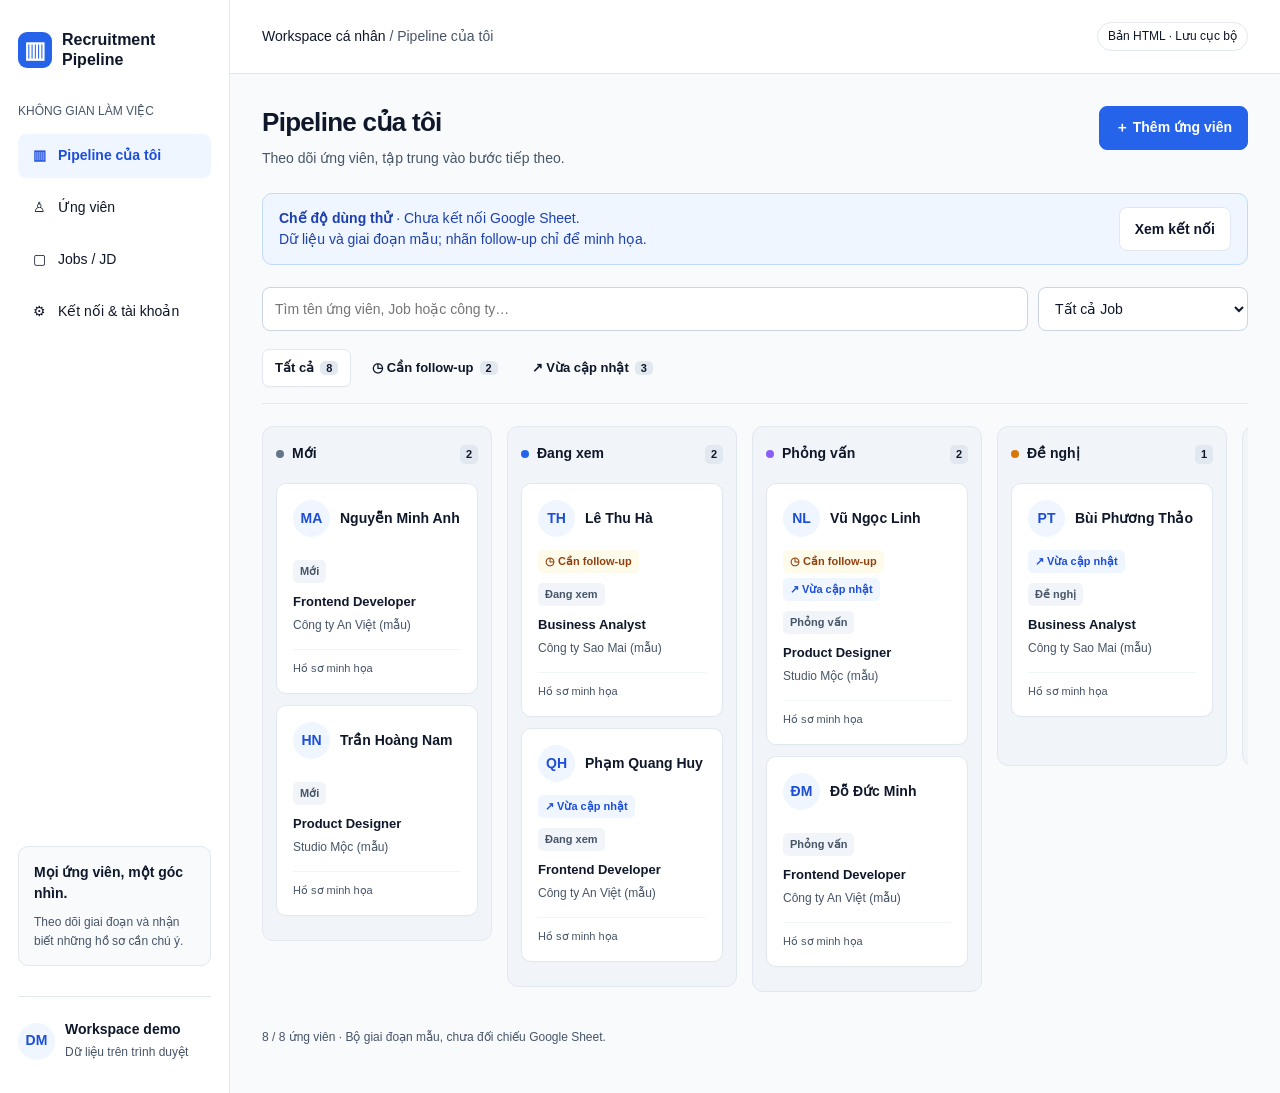
<file: work/index-local-backup.html>
<!doctype html>
<html lang="vi"><head><meta charset="UTF-8"><meta name="viewport" content="width=device-width,initial-scale=1"><title>Recruitment Pipeline</title><link rel="icon" href="data:image/svg+xml,%3Csvg xmlns='http://www.w3.org/2000/svg' viewBox='0 0 32 32'%3E%3Crect width='32' height='32' rx='8' fill='%232563eb'/%3E%3Cpath d='M8 9h4v14H8zm6 0h4v10h-4zm6 0h4v6h-4z' fill='white'/%3E%3C/svg%3E"><style>
:root{--blue:#2563eb;--text:#0f172a;--muted:#475569;--line:#e2e8f0;--bg:#f8fafc}*{box-sizing:border-box}body{margin:0;font:14px/1.55 'Segoe UI',Arial,sans-serif;color:var(--text);background:var(--bg)}button,input,select{font:inherit}button,a,input,select{touch-action:manipulation}button{cursor:pointer;min-height:44px;border:1px solid var(--line);background:#fff;border-radius:8px;padding:10px 15px;color:var(--text);font-weight:600}button:hover{background:#f1f5f9}button:disabled{opacity:.6;cursor:wait}.primary{background:var(--blue);color:#fff;border-color:var(--blue)}.primary:hover{background:#1d4ed8}button:focus-visible,a:focus-visible,input:focus-visible,select:focus-visible{outline:3px solid #93c5fd;outline-offset:3px}a{color:var(--blue)}h1{font-size:26px;line-height:1.3;margin:0 0 8px;letter-spacing:-.7px}h2{font-size:19px;margin:0 0 16px}h3{font-size:15px;margin:0}p{margin:0 0 14px}.muted,small{color:var(--muted)}small{font-size:12px}.shell{display:grid;grid-template-columns:230px minmax(0,1fr);min-height:100vh}aside{min-width:0;background:#fff;border-right:1px solid var(--line);padding:30px 18px;display:flex;flex-direction:column;gap:30px}.brand{display:flex;align-items:center;gap:10px;font-size:16px;font-weight:750;line-height:1.25}.mark{width:34px;height:36px;background:var(--blue);color:#fff;display:grid;place-items:center;border-radius:9px;font-size:23px}.nav{display:grid;gap:8px}.nav button{text-align:left;border:0;background:none;font-weight:500}.nav button.active{color:#1d4ed8;background:#eff6ff;font-weight:650}.nav button span{display:inline-block;width:25px}.side-note{margin-top:auto;padding:15px;background:var(--bg);border:1px solid var(--line);border-radius:10px}.profile{display:flex;gap:10px;align-items:center;border-top:1px solid var(--line);padding-top:22px}.avatar{display:grid;place-items:center;flex-shrink:0;width:37px;height:37px;border-radius:50%;background:#eff6ff;color:#1d4ed8;font-weight:650}main{min-width:0}.topbar{height:74px;background:#fff;border-bottom:1px solid var(--line);padding:0 32px;display:flex;align-items:center;justify-content:space-between;gap:10px}.local{font-size:12px;padding:4px 10px;border:1px solid var(--line);border-radius:30px}.content{padding:32px}.heading{display:flex;justify-content:space-between;align-items:flex-start;gap:16px;margin-bottom:24px}.heading p{color:var(--muted);margin:0}.notice{display:flex;align-items:center;justify-content:space-between;gap:16px;border:1px solid #bfdbfe;background:#eff6ff;border-radius:10px;padding:13px 16px;margin-bottom:22px;color:#1e40af}.notice p{margin:0}.toolbar{display:flex;gap:10px;margin-bottom:18px;flex-wrap:wrap}input,select{width:100%;min-height:44px;border:1px solid #cbd5e1;border-radius:8px;background:white;padding:10px 12px;color:var(--text)}.search{flex:1;min-width:190px}.toolbar select{width:210px}.tabs{display:flex;gap:8px;flex-wrap:wrap;border-bottom:1px solid var(--line);padding-bottom:16px;margin-bottom:22px}.tabs button{border-radius:7px;font-size:13px;min-height:38px;padding:7px 12px;background:transparent;border-color:transparent}.tabs button.active{background:#fff;border-color:var(--line);box-shadow:0 1px 2px #0f172a08}.count{padding:1px 6px;background:#e2e8f0;border-radius:5px;margin-left:6px;font-size:11px}.board{display:grid;grid-template-columns:repeat(6,minmax(230px,1fr));gap:15px;overflow-x:auto;padding-bottom:20px;min-height:420px}.column{background:#f1f5f9;border:1px solid var(--line);border-radius:11px;padding:13px;align-self:start;min-height:340px}.column-title{display:flex;align-items:center;gap:8px;margin:3px 0 18px;font-weight:650}.dot{width:8px;height:8px;border-radius:50%;background:var(--stage)}.column-title .count{margin-left:auto}.card{display:block;width:100%;text-align:left;margin-bottom:11px;border-radius:10px;padding:16px;font-weight:400;box-shadow:0 1px 2px #0f172a04}.card:hover{background:#fff;border-color:#93c5fd;box-shadow:0 3px 10px #0f172a08}.person{display:flex;align-items:center;gap:10px;margin-bottom:13px}.person b{font-size:14px;display:block}.signals{display:flex;gap:5px;flex-wrap:wrap;margin-bottom:10px}.badge{font-size:11px;font-weight:600;border-radius:5px;padding:3px 7px;display:inline-block}.amber{color:#92400e;background:#fffbeb}.blue{color:#1d4ed8;background:#eff6ff}.status{background:#f1f5f9;color:#475569}.card .job-name{font-size:13px;margin:9px 0 2px;font-weight:600}.card footer{font-size:11px;color:var(--muted);border-top:1px solid #f1f5f9;margin-top:13px;padding-top:10px}.empty{text-align:center;padding:40px 18px;border:1px dashed #cbd5e1;border-radius:10px;color:var(--muted);grid-column:1/-1}.empty p{margin:8px 0}.column .empty{font-size:12px;padding:28px 8px}.job-grid{display:grid;grid-template-columns:repeat(auto-fill,minmax(260px,1fr));gap:18px}.job-card{background:#fff;border:1px solid var(--line);border-radius:12px;padding:23px}.job-card h2{margin:12px 0 8px}.job-card footer{display:flex;justify-content:space-between;align-items:center;margin-top:23px;padding-top:15px;border-top:1px solid var(--line)}.table-wrap{overflow:auto;border:1px solid var(--line);border-radius:10px;background:white}table{border-collapse:collapse;width:100%;min-width:720px;text-align:left}th{background:#f1f5f9;font-size:12px;color:var(--muted);font-weight:600}th,td{padding:14px 17px;border-bottom:1px solid var(--line)}td button{border:0;padding:0;color:#1d4ed8;background:transparent;text-align:left}.panel{max-width:760px;background:white;border:1px solid var(--line);border-radius:12px;padding:25px}.panel li{margin-bottom:10px}dialog{border:1px solid var(--line);border-radius:14px;padding:0;width:min(540px,calc(100% - 24px));max-height:90vh;box-shadow:0 20px 80px #0f172a24}dialog::backdrop{background:#0f172a60} .modal-head{display:flex;justify-content:space-between;align-items:center;padding:20px 24px;border-bottom:1px solid var(--line)}.modal-head h2{margin:0}.modal-head button{padding:5px 12px}.modal-body{padding:24px}.modal-body label{display:block;font-weight:600;margin:0 0 16px}.modal-body label input,.modal-body label select{margin-top:6px;font-weight:400}.actions{display:flex;justify-content:flex-end;gap:8px;margin-top:24px}.error{color:#b91c1c;margin-top:10px}.detail-row{margin:0 0 19px}.detail-row small{display:block;margin-bottom:4px}.toast{position:fixed;bottom:24px;left:50%;transform:translateX(-50%);background:#0f172a;color:white;padding:12px 20px;border-radius:9px;z-index:5;max-width:90vw}.toast:empty{display:none}[hidden]{display:none!important}.mobile-stage{display:none}.footnote{font-size:12px;color:var(--muted);margin-top:16px}.skip{position:fixed;top:-60px;left:12px;background:white;z-index:10;padding:10px}.skip:focus{top:10px}@media(min-width:1700px){.board{grid-template-columns:repeat(6,minmax(210px,1fr))}}@media(max-width:850px){.shell{grid-template-columns:1fr}aside{padding:15px 20px;border-right:0;border-bottom:1px solid var(--line);gap:16px}.brand br{display:none}.nav{display:flex;overflow:auto;gap:4px}.nav button{white-space:nowrap;padding:9px 11px}.side-note,.profile{display:none}.topbar{height:54px;padding:0 20px}.content{padding:24px 20px}.heading{align-items:center}h1{font-size:23px}}@media(max-width:560px){.content{padding:22px 16px}.heading{align-items:flex-start;flex-direction:column}.heading .primary{width:100%}.notice{align-items:flex-start;font-size:12px}.notice button{font-size:12px;flex-shrink:0;padding:8px}.toolbar select{width:100%}.tabs{gap:2px}.tabs button{font-size:12px;padding:7px 8px}.mobile-stage{display:block;margin-bottom:15px}.board{display:block;min-height:0;overflow:visible}.column{display:none;min-height:220px}.column.mobile-visible{display:block}.card{padding:17px}.topbar{font-size:12px}.nav button{font-size:12px}.nav button span{width:19px}.modal-body{padding:20px}.job-grid{grid-template-columns:1fr}}
</style></head><body><a class="skip" href="#main">Đến nội dung chính</a><div class="shell"><aside><div class="brand"><span class="mark" aria-hidden="true">▥</span><span>Recruitment<br> Pipeline</span></div><div><small>KHÔNG GIAN LÀM VIỆC</small><nav class="nav" aria-label="Điều hướng chính" style="margin-top:12px"><button data-view="pipeline"><span>▥</span>Pipeline của tôi</button><button data-view="candidates"><span>♙</span>Ứng viên</button><button data-view="jobs"><span>▢</span>Jobs / JD</button><button data-view="settings"><span>⚙</span>Kết nối & tài khoản</button></nav></div><div class="side-note"><b>Mọi ứng viên, một góc nhìn.</b><p class="muted" style="font-size:12px;margin:8px 0 0">Theo dõi giai đoạn và nhận biết những hồ sơ cần chú ý.</p></div><div class="profile"><span class="avatar">DM</span><div><b>Workspace demo</b><br><small>Dữ liệu trên trình duyệt</small></div></div></aside><main id="main" tabindex="-1"><header class="topbar"><span>Workspace cá nhân <span class="muted">/ <span id="crumb">Pipeline</span></span></span><span class="local">Bản HTML · Lưu cục bộ</span></header><div class="content"><div class="heading"><div><h1 id="title"></h1><p id="subtitle"></p></div><button class="primary" id="add">＋ Thêm ứng viên</button></div><div class="notice"><p><b>Chế độ dùng thử</b> · Chưa kết nối Google Sheet.<br><span>Dữ liệu và giai đoạn mẫu; nhãn follow-up chỉ để minh họa.</span></p><button id="connect">Xem kết nối</button></div><div id="filters"><div class="toolbar"><input class="search" id="search" type="search" aria-label="Tìm kiếm" placeholder="Tìm tên ứng viên, Job hoặc công ty…"><select id="job-filter" aria-label="Lọc theo Job"></select></div><div class="tabs" id="signal-tabs" aria-label="Lọc tín hiệu"></div><select id="mobile-stage" class="mobile-stage" aria-label="Chọn giai đoạn"></select></div><div id="surface"></div><p class="footnote" id="footnote"></p></div></main></div><dialog id="modal" aria-labelledby="modal-title"><div class="modal-head"><h2 id="modal-title"></h2><button id="close" aria-label="Đóng">✕</button></div><div class="modal-body" id="modal-body"></div></dialog><div class="toast" role="status" aria-live="polite"></div><script>
'use strict';
const $=s=>document.querySelector(s),esc=v=>String(v??'').replace(/[&<>"']/g,c=>({'&':'&amp;','<':'&lt;','>':'&gt;','"':'&quot;',"'":'&#39;'}[c]));
const stages=['Mới','Đang xem','Phỏng vấn','Đề nghị','Đã tuyển','Từ chối'],colors=['#64748b','#2563eb','#8b5cf6','#d97706','#15803d','#dc2626'],key='recruitment-pipeline-local-v1';
const seed={version:1,jobs:[{id:'j1',title:'Frontend Developer',company:'Công ty An Việt (mẫu)',url:''},{id:'j2',title:'Product Designer',company:'Studio Mộc (mẫu)',url:''},{id:'j3',title:'Business Analyst',company:'Công ty Sao Mai (mẫu)',url:''}],candidates:[['c1','Nguyễn Minh Anh','j1',0,false,false],['c2','Trần Hoàng Nam','j2',0,false,false],['c3','Lê Thu Hà','j3',1,true,false],['c4','Phạm Quang Huy','j1',1,false,true],['c5','Vũ Ngọc Linh','j2',2,true,true],['c6','Đỗ Đức Minh','j1',2,false,false],['c7','Bùi Phương Thảo','j3',3,false,true],['c8','Ngô Tuấn Anh','j1',4,false,false]].map(([id,name,jobId,stage,follow,updated])=>({id,name,jobId,stage,follow,updated,email:'',phone:'',sample:true,changedAt:null}))};
let data=structuredClone(seed),storageError='';
try{const raw=localStorage.getItem(key);if(raw){const d=JSON.parse(raw);if(d.version!==1||!Array.isArray(d.jobs)||!Array.isArray(d.candidates)||!d.jobs.every(j=>typeof j.id==='string'&&typeof j.title==='string')||!d.candidates.every(c=>typeof c.id==='string'&&typeof c.name==='string'&&Number.isInteger(c.stage)&&stages[c.stage]&&d.jobs.some(j=>j.id===c.jobId)))throw Error('invalid');data=d;}}catch{storageError='Không đọc được dữ liệu đã lưu. Đang hiển thị mẫu trong bộ nhớ; không ghi đè dữ liệu cũ.'}
let view='pipeline',signal='all',mobileStage=0,toastTimer,returnFocus=null;const jobOf=c=>data.jobs.find(j=>j.id===c.jobId);const initial=n=>n.trim().split(/\s+/).slice(-2).map(x=>x[0]).join('');
function notify(message){$('.toast').textContent=message;clearTimeout(toastTimer);toastTimer=setTimeout(()=>$('.toast').textContent='',4500)}
function commit(next){if(storageError)throw Error(storageError);localStorage.setItem(key,JSON.stringify(next));data=next}
function badges(c){return `${c.follow?'<span class="badge amber">◷ Cần follow-up</span>':''}${c.updated?'<span class="badge blue">↗ Vừa cập nhật</span>':''}`}
function when(c){return c.changedAt?'Cập nhật '+new Date(c.changedAt).toLocaleString('vi-VN'):(c.sample?'Hồ sơ minh họa':'Chưa thay đổi trạng thái')}
function card(c){const j=jobOf(c);return `<button class="card" data-detail="${esc(c.id)}"><div class="person"><span class="avatar">${esc(initial(c.name))}</span><b>${esc(c.name)}</b></div><div class="signals">${badges(c)}</div><span class="badge status">${stages[c.stage]}</span><div class="job-name">${esc(j.title)}</div><small>${esc(j.company||'Chưa có công ty')}</small><footer>${esc(when(c))}</footer></button>`}
function filtered(){const q=$('#search').value.trim().toLocaleLowerCase('vi'),j=$('#job-filter').value;return data.candidates.filter(c=>{const job=jobOf(c);return (!j||c.jobId===j)&&(!q||(c.name+' '+job.title+' '+(job.company||'')).toLocaleLowerCase('vi').includes(q))&&(signal==='all'||signal==='follow'&&c.follow||signal==='updated'&&c.updated)})}
function render(){const info={pipeline:['Pipeline của tôi','Theo dõi ứng viên, tập trung vào bước tiếp theo.'],candidates:['Ứng viên','Thông tin và trạng thái hiện tại của từng hồ sơ.'],jobs:['Jobs / JD','Các vị trí tuyển dụng trong workspace của bạn.'],settings:['Kết nối & tài khoản','Tình trạng hoạt động của bản HTML.']}[view];$('#title').textContent=info[0];$('#subtitle').textContent=info[1];$('#crumb').textContent=info[0];document.querySelectorAll('[data-view]').forEach(b=>{b.classList.toggle('active',b.dataset.view===view);b.setAttribute('aria-current',b.dataset.view===view?'page':'false')});$('#add').hidden=view==='settings';$('#add').textContent=view==='jobs'?'＋ Thêm Job':'＋ Thêm ứng viên';$('#filters').hidden=view==='settings';$('#job-filter').hidden=view==='jobs';$('#signal-tabs').hidden=view==='jobs';$('#mobile-stage').hidden=view!=='pipeline';$('#search').placeholder=view==='jobs'?'Tìm Job hoặc công ty…':'Tìm tên ứng viên, Job hoặc công ty…';const old=$('#job-filter').value;$('#job-filter').innerHTML='<option value="">Tất cả Job</option>'+data.jobs.map(j=>`<option value="${esc(j.id)}">${esc(j.title)}</option>`).join('');$('#job-filter').value=old;$('#signal-tabs').innerHTML=[['all','Tất cả',data.candidates.length],['follow','◷ Cần follow-up',data.candidates.filter(c=>c.follow).length],['updated','↗ Vừa cập nhật',data.candidates.filter(c=>c.updated).length]].map(([id,label,n])=>`<button data-signal="${id}" class="${signal===id?'active':''}" aria-pressed="${signal===id}">${label}<span class="count">${n}</span></button>`).join('');const cs=filtered();$('#mobile-stage').innerHTML=stages.map((s,i)=>`<option value="${i}">${s} (${cs.filter(c=>c.stage===i).length})</option>`).join('');$('#mobile-stage').value=mobileStage;const empty='<div class="empty"><h3>Chưa có ứng viên phù hợp</h3><p>Thêm ứng viên hoặc thay đổi bộ lọc để tiếp tục.</p><button data-clear>Xóa bộ lọc</button></div>';
if(view==='pipeline')$('#surface').innerHTML=cs.length?`<div class="board">${stages.map((s,i)=>`<section class="column ${i===mobileStage?'mobile-visible':''}" style="--stage:${colors[i]}"><div class="column-title"><span class="dot"></span>${s}<span class="count">${cs.filter(c=>c.stage===i).length}</span></div>${cs.filter(c=>c.stage===i).map(card).join('')||'<div class="empty">Chưa có ứng viên<br>ở giai đoạn này</div>'}</section>`).join('')}</div>`:empty;
if(view==='candidates')$('#surface').innerHTML=cs.length?`<div class="table-wrap"><table><thead><tr><th>Ứng viên</th><th>Job / Vị trí</th><th>Trạng thái</th><th>Cần chú ý</th></tr></thead><tbody>${cs.map(c=>`<tr><td><button data-detail="${esc(c.id)}">${esc(c.name)}</button><br><small>${esc(c.email||'Chưa có email')}</small></td><td>${esc(jobOf(c).title)}</td><td><span class="badge status">${stages[c.stage]}</span></td><td>${badges(c)||'<small>—</small>'}</td></tr>`).join('')}</tbody></table></div>`:empty;
if(view==='jobs'){const q=$('#search').value.trim().toLowerCase(),jobs=data.jobs.filter(j=>(j.title+' '+(j.company||'')).toLowerCase().includes(q));$('#surface').innerHTML='<div class="job-grid">'+(jobs.map(j=>`<article class="job-card"><span class="badge blue">Job / JD</span><h2>${esc(j.title)}</h2><p class="muted">${esc(j.company||'Chưa có công ty')}</p>${safeURL(j.url)?`<a href="${esc(j.url)}" target="_blank" rel="noopener noreferrer">Mở tài liệu JD ↗</a>`:'<small>Chưa có đường dẫn JD</small>'}<footer><small>${data.candidates.filter(c=>c.jobId===j.id).length} ứng viên</small><button data-edit-job="${esc(j.id)}">Chỉnh sửa</button></footer></article>`).join('')||'<div class="empty">Chưa có Job phù hợp. Nhấn “Thêm Job” để tạo vị trí.</div>')+'</div>'}
if(view==='settings')$('#surface').innerHTML='<section class="panel"><h2>Workspace trên trình duyệt</h2><p>Bạn có thể thêm/sửa Job và ứng viên. Dữ liệu được lưu trong trình duyệt hiện tại, không chia sẻ giữa các thiết bị.</p><h2>Tài khoản · Chưa kết nối</h2><p class="muted">Bản HTML chưa cung cấp đăng ký, đăng nhập hoặc cô lập dữ liệu nhiều người dùng. Không nhập hồ sơ nhạy cảm vào bản thử nghiệm dùng chung.</p><h2>Google Sheet · Chưa kết nối</h2><p class="muted">Chưa có dữ liệu nguồn để xác minh việc đồng bộ. Để kết nối bản đầy đủ cần:</p><ul class="muted"><li>Cột mã CTV và khóa nhận diện ứng viên ổn định.</li><li>Cột Job, danh sách trạng thái và quy tắc xử lý dòng trùng.</li><li>Quyền đọc Sheet, tần suất đồng bộ và quy tắc follow-up.</li></ul><h2>Tín hiệu trên bản dùng thử</h2><p class="muted">Nhãn follow-up trên hồ sơ mẫu là dữ liệu minh họa, không được tự tính. Khi bạn sửa trạng thái, “Vừa cập nhật” xuất hiện và có thể đánh dấu đã xem trong chi tiết.</p><button id="check-sync">Kiểm tra kết nối</button><p id="sync-result" role="status" style="margin-top:14px"></p></section>';
$('#footnote').textContent=storageError||(view==='pipeline'||view==='candidates'?cs.length+' / '+data.candidates.length+' ứng viên · Bộ giai đoạn mẫu, chưa đối chiếu Google Sheet.':'Thay đổi được lưu cục bộ trên trình duyệt này.');}
function navigate(v){view=v;signal='all';$('#search').value='';$('#job-filter').value='';render()}
function modal(title,html){returnFocus=document.activeElement;$('#modal-title').textContent=title;$('#modal-body').innerHTML=html;$('#modal').showModal()}
function closeModal(){$('#modal').close();if(returnFocus?.isConnected)returnFocus.focus();else $('#add').focus()}
function safeURL(v){try{return ['http:','https:'].includes(new URL(v).protocol)}catch{return false}}
function detail(id){const c=data.candidates.find(c=>c.id===id);if(!c)return;const j=jobOf(c);modal('Chi tiết ứng viên',`<div class="person"><span class="avatar">${esc(initial(c.name))}</span><h2 style="margin:0">${esc(c.name)}</h2></div><div class="signals">${badges(c)}</div><div class="detail-row"><small>Trạng thái hiện tại</small><span class="badge status">${stages[c.stage]}</span></div><div class="detail-row"><small>Job / Công ty</small><b>${esc(j.title)}</b><br>${esc(j.company||'Chưa có công ty')}${safeURL(j.url)?`<br><a href="${esc(j.url)}" target="_blank" rel="noopener noreferrer">Mở JD ↗</a>`:''}</div><div class="detail-row"><small>Email</small>${esc(c.email||'Chưa có thông tin')}</div><div class="detail-row"><small>Số điện thoại</small>${esc(c.phone||'Chưa có thông tin')}</div><p class="muted">${esc(when(c))}</p>${c.follow?'<p class="badge amber">Follow-up mẫu · Chưa có quy tắc tự động.</p>':''}<p id="detail-error" class="error" role="alert"></p><div class="actions">${c.updated?`<button data-seen="${esc(c.id)}">Đánh dấu đã xem</button>`:''}<button class="primary" data-edit-candidate="${esc(c.id)}">Chỉnh sửa</button></div>`)}
function field(label,name,value='',type='text',required=false){return `<label>${label}${required?' *':''}<input name="${name}" type="${type}" value="${esc(value)}" ${required?'required':''} maxlength="${type==='url'?2000:150}"></label>`}
function form(kind,id){const isJob=kind==='job',item=(isJob?data.jobs:data.candidates).find(x=>x.id===id),editing=!!item;if(!isJob&&!data.jobs.length){modal('Tạo Job trước', '<p>Ứng viên cần gắn với một Job. Hãy thêm vị trí trước.</p><button class="primary" data-first-job>Thêm Job</button>');return}modal((editing?'Chỉnh sửa ':'Thêm ')+(isJob?'Job':'ứng viên'),`<form id="edit-form">${isJob?field('Tên vị trí','title',item?.title,'text',true)+field('Công ty','company',item?.company)+field('Đường dẫn JD','url',item?.url,'url'):field('Họ và tên','name',item?.name,'text',true)+`<label>Job / Vị trí *<select name="jobId" required>${data.jobs.map(j=>`<option value="${esc(j.id)}" ${item?.jobId===j.id?'selected':''}>${esc(j.title)}</option>`).join('')}</select></label><label>Giai đoạn mẫu<select name="stage">${stages.map((s,i)=>`<option value="${i}" ${item?.stage===i?'selected':''}>${s}</option>`).join('')}</select></label>`+field('Email','email',item?.email,'email')+field('Số điện thoại','phone',item?.phone,'tel')}<small>* Thông tin bắt buộc. Chỉ lưu trên trình duyệt này.</small><p class="error" id="form-error" role="alert"></p><div class="actions"><button type="button" data-cancel>Hủy</button><button type="submit" class="primary">${isJob?'Lưu Job':'Lưu ứng viên'}</button></div></form>`);$('#edit-form').onsubmit=async e=>{e.preventDefault();const f=e.currentTarget,b=f.querySelector('[type=submit]'),values=Object.fromEntries(new FormData(f));Object.keys(values).forEach(k=>values[k]=values[k].trim());const err=$('#form-error');if(!(isJob?values.title:values.name)){err.textContent='Vui lòng nhập '+(isJob?'tên vị trí.':'họ và tên.');return}if(isJob&&values.url&&!safeURL(values.url)){err.textContent='Đường dẫn JD phải bắt đầu bằng https:// hoặc http://.';return}if(!isJob&&!data.jobs.some(j=>j.id===values.jobId)){err.textContent='Job không hợp lệ. Hãy chọn lại.';return}b.disabled=true;b.textContent='Đang lưu…';await new Promise(r=>setTimeout(r,180));try{const next=structuredClone(data),list=isJob?next.jobs:next.candidates;if(!isJob){values.stage=Number(values.stage);if(!stages[values.stage])throw Error('Giai đoạn không hợp lệ.')}if(editing){const target=list.find(x=>x.id===id);if(!isJob&&target.stage!==values.stage){values.updated=true;values.changedAt=new Date().toISOString()}Object.assign(target,values)}else list.push({id:crypto.randomUUID(),...(!isJob?{follow:false,updated:false,sample:false,changedAt:null}:{}),...values});commit(next);closeModal();render();notify(isJob?'Đã lưu Job.':'Đã lưu ứng viên.')}catch{err.textContent='Chưa lưu được. '+(storageError||'Trình duyệt không cho phép lưu hoặc bộ nhớ đã đầy. Hãy cho phép lưu dữ liệu rồi thử lại.');b.disabled=false;b.textContent='Thử lưu lại'}}}
$('#close').onclick=closeModal;$('#modal').addEventListener('cancel',e=>{e.preventDefault();closeModal()});$('#modal').addEventListener('click',e=>{if(e.target===$('#modal')){const r=e.target.getBoundingClientRect();if(e.clientX<r.left||e.clientX>r.right||e.clientY<r.top||e.clientY>r.bottom)closeModal()}});$('#add').onclick=()=>form(view==='jobs'?'job':'candidate');$('#connect').onclick=()=>navigate('settings');$('#search').oninput=render;$('#job-filter').onchange=render;$('#mobile-stage').onchange=e=>{mobileStage=Number(e.target.value);render()};
document.addEventListener('click',async e=>{const b=e.target.closest('button');if(!b)return;if(b.dataset.view)navigate(b.dataset.view);if(b.dataset.signal){signal=b.dataset.signal;render()}if(b.dataset.detail)detail(b.dataset.detail);if(b.dataset.editJob)form('job',b.dataset.editJob);if(b.dataset.editCandidate)form('candidate',b.dataset.editCandidate);if(b.hasAttribute('data-first-job'))form('job');if(b.hasAttribute('data-cancel'))closeModal();if(b.hasAttribute('data-clear')){signal='all';$('#search').value='';$('#job-filter').value='';render()}if(b.dataset.seen){try{const next=structuredClone(data);next.candidates.find(c=>c.id===b.dataset.seen).updated=false;commit(next);closeModal();render();notify('Đã đánh dấu xem cập nhật.')}catch{$('#detail-error').textContent='Không thể lưu. Dữ liệu vẫn được giữ nguyên.'}}if(b.id==='check-sync'){b.disabled=true;b.textContent='Đang kiểm tra…';await new Promise(r=>setTimeout(r,450));const result=$('#sync-result');if(result){result.textContent='Chưa thể đồng bộ: chưa cấu hình nguồn Google Sheet. Dữ liệu hiện tại được giữ nguyên.';result.className='error';b.disabled=false;b.textContent='Kiểm tra lại'}}});render();if(storageError)notify(storageError);
</script></body></html>
</file>
